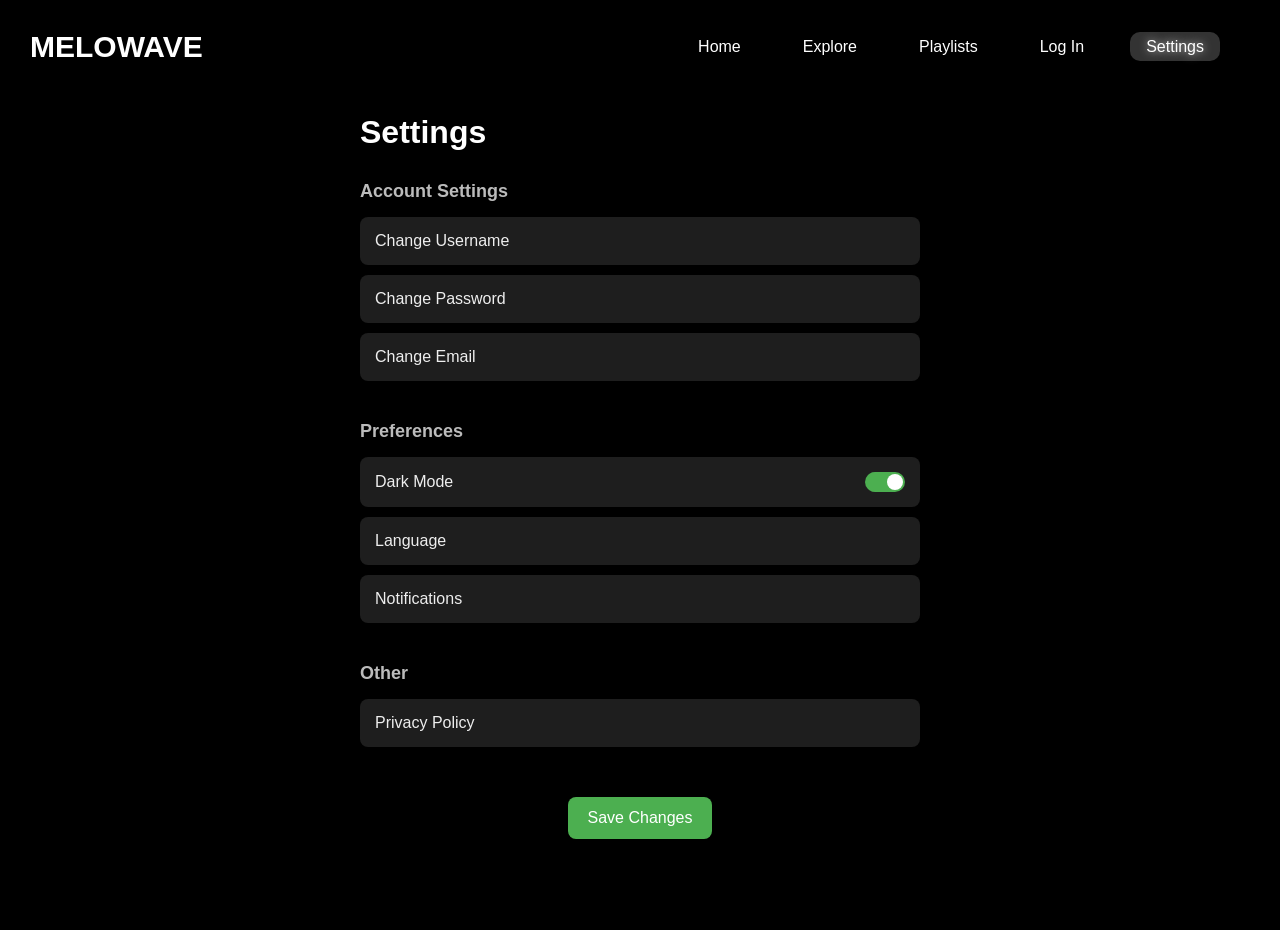
<file: settings.html>
<!DOCTYPE html>
<html lang="en">
<head>
  <!-- إعدادات الصفحة -->
  <meta charset="UTF-8" />
  <meta name="viewport" content="width=device-width, initial-scale=1.0"/>
  <title>Settings - MeloWave</title>

  <!-- ملفات التنسيق الخارجية -->
  <link rel="stylesheet" href="Settings.css"/>
  <link rel="stylesheet" href="https://cdnjs.cloudflare.com/ajax/libs/font-awesome/6.0.0-beta3/css/all.min.css"/>
</head>

<body>
  <!-- الهيدر (رأس الصفحة) -->
  <header>
    <h2><a href="#" class="logo">MeloWave</a></h2>
    <ul>
      <li><a href="Home.html">Home</a></li>
      <li><a href="index.html">Explore</a></li>
      <li><a href="Playlists.html">Playlists</a></li>
      <li><a href="Log In.html">Log In</a></li>
      <li><a href="settings.html" class="active">Settings</a></li>
    </ul>
  </header>

  <!-- محتوى الصفحة -->
  <div class="container">
    <h1 class="title">Settings</h1>
    
    <!-- إعدادات الحساب -->
    <div class="section">
      <h2>Account Settings</h2>
      <div class="item">Change Username</div>
      <div class="item">Change Password</div>
      <div class="item">Change Email</div>
    </div>

    <!-- التفضيلات -->
    <div class="section">
      <h2>Preferences</h2>

      <!-- زر تفعيل الوضع المظلم -->
      <div class="item toggle">
        <span id="modeLabel">Dark Mode</span>
        <label class="switch">
          <input type="checkbox" id="darkModeToggle">
          <span class="slider"></span>
        </label>
      </div>

      <div class="item">Language</div>
      <div class="item">Notifications</div>
    </div>

    <!-- إعدادات أخرى -->
    <div class="section">
      <h2>Other</h2>
      <div class="item">Privacy Policy</div>
    </div>
  </div>

  <!-- زر حفظ التغييرات -->
  <button class="save-btn">Save Changes</button>

  <!-- ملف الجافاسكريبت لتفعيل الوضع المظلم -->
  <script src="theme.js"></script>
</body>
</html>
</file>
<file: Settings.css>
/* إعادة تعيين القيم الأساسية لجميع العناصر */
* {
  margin: 0;
  padding: 0;
  box-sizing: border-box;
}

/* أنماط الـ body */
body {
  font-family: 'Roboto', sans-serif;
  background-color: #000;
  background-size: cover;
  background-position: center;
  background-repeat: no-repeat;
  height: 100vh;
  color: #fff;
}

/* أنماط الروابط */
a {
  text-decoration: none;
  color: #ffffff; /* تغيير من #D3D3D3 إلى #ffffff */
}

/* أنماط الـ header */
header {
  display: flex;
  justify-content: space-between;
  align-items: center;
  margin: 30px;
  animation: fadeInDown 1s ease forwards;
}

/* أنماط اللوجو */
.logo {
  font-size: 30px;
  text-transform: uppercase;
  color: #ffffff; /* تغيير من #D3D3D3 إلى #ffffff */
}

/* أنماط التنقل في الـ header */
header ul {
  display: flex;
  list-style: none;
}

header ul li {
  margin-right: 30px;
  opacity: 0;
  animation: fadeInDown 1s ease forwards;
  animation-delay: 0.3s;
  animation-fill-mode: forwards;
}

header ul li a {
  color: #ffffff;
  padding: 6px 16px;
  border-radius: 20px;
  transition: all 0.3s ease;
}

header ul li a:hover,
header ul li a.active {
  background: rgba(255, 255, 255, 0.1); /* خلفية شفافة بدلاً من الرمادي */
  color: #ffffff;
  text-shadow: 0 0 8px rgba(255, 255, 255, 0.8); /* إضافة تأثير إضاءة */
}

/* تأثيرات الأنيميشن للـ header */
@keyframes fadeInDown {
  from {
    opacity: 0.5;
    transform: translateY(-5px);
  }
  to {
    opacity: 1;
    transform: translateY(0);
  }
}

/* أنماط الـ container */
.container {
  max-width: 600px;
  margin: 50px auto;
  padding: 0 20px;
  color: white;
}

/* أنماط العنوان */
.title {
  font-size: 32px;
  font-weight: bold;
  margin-bottom: 30px;
  animation-delay: 0.4s;
  opacity: 0;
  animation: fadeInDown 1s ease forwards;
}

/* أنماط القسم */
.section {
  margin-bottom: 40px;
}

.section h2 {
  font-size: 18px;
  color: #ccc;
  margin-bottom: 15px;
  animation-delay: 0.4s;
  animation: fadeInDown 1s ease forwards;
}

/* أنماط العناصر (مثل الـ items) */
.item {
  background-color: #1e1e1e;
  padding: 15px;
  margin-bottom: 10px;
  border-radius: 8px;
  display: flex;
  justify-content: space-between;
  align-items: center;
  transition: background 0.3s, transform 0.3s;
  animation-delay: 0.6s;
  animation: fadeInDown 1s ease forwards;
}

.item:hover {
  background-color: #2a2a2a;
  transform: scale(1.02);
  box-shadow: 0 0 10px #555;
}

/* أنماط الـ switch */
.switch {
  position: relative;
  display: inline-block;
  width: 40px;
  height: 20px;
}

.switch input {
  opacity: 0;
  width: 0;
  height: 0;
}

.slider {
  position: absolute;
  cursor: pointer;
  top: 0;
  left: 0;
  right: 0;
  bottom: 0;
  background-color: #555;
  border-radius: 34px;
  transition: 0.4s;
}

.slider:before {
  position: absolute;
  content: "";
  height: 16px;
  width: 16px;
  left: 2px;
  bottom: 2px;
  background-color: white;
  border-radius: 50%;
  transition: 0.4s;
}

input:checked + .slider {
  background-color: #4caf50;
}

input:checked + .slider:before {
  transform: translateX(20px);
}

/* أنماط زر الحفظ */
.save-btn {
  background: #4caf50;
  color: white;
  padding: 12px 20px;
  border: none;
  border-radius: 8px;
  font-size: 16px;
  cursor: pointer;
  margin: 20px auto;
  display: block;
  animation-delay: 0.4s;
  animation: fadeInDown 1s ease forwards;
}

.save-btn:hover {
  background: #45a049;
}

/* أنماط الـ toggle */
.toggle {
  display: flex;
  justify-content: space-between;
  align-items: center;
}

/* أنماط العرض المتجاوب */
@media (max-width: 768px) {
  /* ترتيب الـ header عمودي بدل أفقي في الشاشات الصغيرة */
  header {
    flex-direction: column;
    align-items: flex-start;
  }

  header ul {
    flex-direction: column;
    width: 100%;
    padding-left: 0;
  }

  header ul li {
    width: 100%;
    text-align: left;
    margin: 5px 0;
  }

  .container {
    padding: 0 10px;
  }
}

/* أنماط الوضع الفاتح (Light Mode) */
body.light-mode {
  background-color: #f4f4f4;
  color: #333;
}

body.light-mode header {
  background-color: #ffffff;
}

body.light-mode h1.title {
  color: #000;
}

body.light-mode .logo {
  color: #333333;
}

body.light-mode header ul li a {
  color: #333333 !important;
}

body.light-mode .section h2 {
  color: #666;
}

body.light-mode .item {
  background-color: #ffffff;
  color: #333;
}

body.light-mode .item:hover {
  background-color: #eee;
}

body.light-mode .save-btn {
  background-color: #4CAF50;
  color: white;
}

body.light-mode header ul li a:hover,
body.light-mode header ul li a.active {
  background: rgba(0, 0, 0, 0.1) !important;
  color: #000000 !important;
  text-shadow: none;
}

/* أنماط الوضع الداكن (Dark Mode) */
body.dark-mode {
  background-color: #121212;
  color: #f0f0f0;
}

body.dark-mode header {
  background-color: #000;
}

body.dark-mode .logo,
body.dark-mode header ul li a {
  color: #fff;
}

body.dark-mode .active {
  background-color: #333;
  border-radius: 10px;
}

body.dark-mode .section h2,
body.dark-mode label {
  color: #bbb;
}

body.dark-mode .item {
  background-color: #1e1e1e;
  color: #eee;
}

/* إزالة الخلفية في الوضع الداكن والفاتح */
body {
  background-image: none !important;
}

/* تخصيصات الوضع الفاتح والداكن */
body.dark-mode {
  background-color: #121212;
}

body.light-mode {
  background-color: #f8f9fa;
}

/* أنماط الوضع الفاتح لصفحة الإعدادات */
body.light-mode {
  background: #f5f5f5;
  color: #333;
}

body.light-mode .item {
  background: #fff;
  color: #333;
}

body.light-mode .item:hover {
  background: #eee;
}

body.light-mode .section h2 {
  color: #555;
}

body.light-mode .active {
  background-color: #000 !important;
}
</file>
